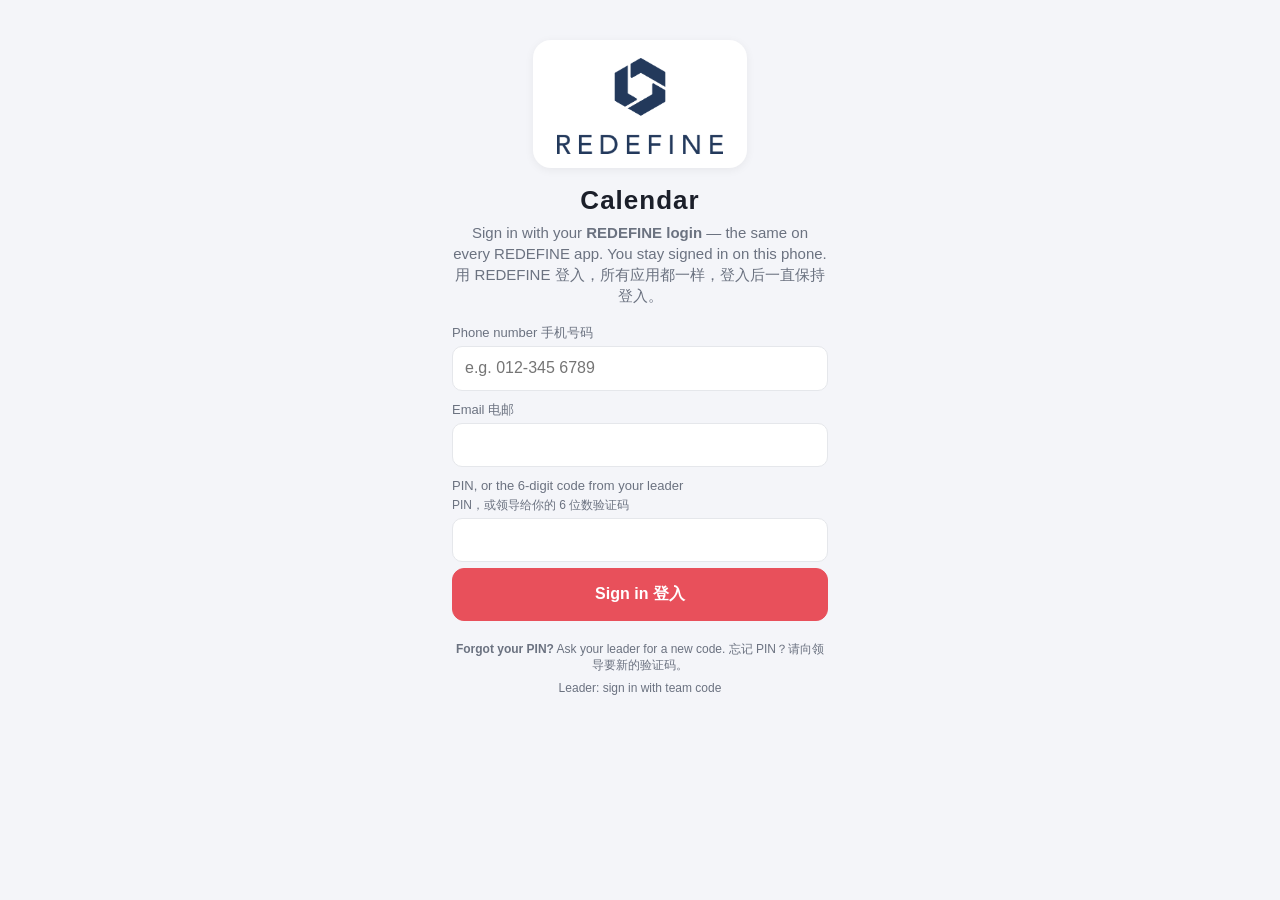
<file: docs/index.html>
<!doctype html>
<html lang="en">
<head>
<meta charset="utf-8">
<meta name="viewport" content="width=device-width, initial-scale=1, viewport-fit=cover">
<title>REDEFINE Calendar</title>
<meta name="description" content="One calendar for the whole REDEFINE team: see everyone's work, keep private things private, and count activities automatically.">
<meta name="theme-color" content="#14213D">
<meta name="apple-mobile-web-app-capable" content="yes">
<meta name="mobile-web-app-capable" content="yes">
<meta name="apple-mobile-web-app-status-bar-style" content="black-translucent">
<meta name="apple-mobile-web-app-title" content="REDEFINE Cal">
<link rel="manifest" href="manifest.webmanifest">
<link rel="icon" href="icons/icon-192.png" type="image/png">
<link rel="apple-touch-icon" href="icons/apple-touch-icon.png">
<style>
  /* shown before anything else loads, so opening the app is never a dark or empty screen */
  html, body { background: #F4F5F9; margin: 0; }
  .boot { position: fixed; inset: 0; display: flex; flex-direction: column; align-items: center; justify-content: center; gap: 14px; font: 600 14px -apple-system, "Segoe UI", Roboto, sans-serif; color: #6B7280; }
  .boot img { width: 168px; height: auto; }
  .boot i { width: 26px; height: 26px; border: 3px solid #E5E7EB; border-top-color: #E8505B; border-radius: 50%; animation: bootspin .8s linear infinite; }
  @keyframes bootspin { to { transform: rotate(360deg); } }
  @media (prefers-color-scheme: dark) { html, body { background: #0F1320; } .boot { color: #9AA3B5; } .boot i { border-color: #2A3148; border-top-color: #E8505B; } }
</style>
<link rel="stylesheet" href="style.css">
</head>
<body>
<div id="scroll"><div id="app"><div class="boot"><img src="icons/redefine-logo.png" alt="REDEFINE"><i></i></div></div></div>
<div id="banner" role="status" aria-live="polite"></div>
<div id="toasts" aria-live="polite"></div>
<div id="modal-root"></div>
<script src="config.js"></script>
<script src="core.js"></script>
<script src="app.js"></script>
</body>
</html>
</file>
<file: docs/style.css>
:root {
  --navy: #14213D; --coral: #E8505B; --bg: #F4F5F9; --card: #FFFFFF; --text: #1B1F2A; --muted: #6B7280; --line: #E5E7EB;
  --soft: #EEF0F5; --green: #10AC84; --gold: #E1A100; --warn: #D97706; --bad: #DC2626;
  --safe-b: env(safe-area-inset-bottom, 0px); --safe-t: env(safe-area-inset-top, 0px);
}
@media (prefers-color-scheme: dark) {
  :root { --bg: #0F1320; --card: #1A2033; --text: #E8EAF0; --muted: #9AA3B5; --line: #2A3148; --soft: #232A40; }
}
* { box-sizing: border-box; }
html, body { margin: 0; background: var(--bg); color: var(--text); font: 15px/1.4 -apple-system, BlinkMacSystemFont, "Segoe UI", Roboto, "Helvetica Neue", Arial, "PingFang SC", "Microsoft YaHei", sans-serif; -webkit-tap-highlight-color: transparent; }
body.locked #scroll { overflow: hidden; }
#app { max-width: 720px; margin: 0 auto; min-height: 100%; padding-bottom: calc(76px + var(--safe-b)); }
/* App frame. iPhone can leave what you SEE (the visual viewport) shifted or shorter than the page's own viewport, after the keyboard,
   reopening the app or coming back from the background. Anything pinned with position:fixed to the page then floats up with a gap
   below and its top is cut off. So the body is the frame: app.js (fitFrame) keeps it exactly on the visible area, and its transform
   makes it the box that every fixed element (bottom bar, + button, sheets, banners) is positioned in. The page never scrolls;
   only #scroll does. */
html { height: 100%; overflow: hidden; overscroll-behavior: none; }
body { position: fixed; left: 0; right: 0; top: var(--frame-top, 0px); height: var(--frame-h, 100%); width: 100%; overflow: hidden; transform: translateZ(0); }
#scroll { position: absolute; inset: 0; overflow-y: auto; overflow-x: hidden; -webkit-overflow-scrolling: touch; overscroll-behavior: contain; }
/* iOS 26 Home Screen app bug (WebKit 301108): the page is laid out one status bar shorter than the screen and anything below
   that line is cut off, even fixed elements. Making the page itself (html) as tall as the screen lets the app draw to the bottom
   edge. Capped by 100lvh so it can never be taller than the screen. html.standalone is set in app.js. */
html.standalone { height: auto; min-height: min(100lvh, calc(100% + env(safe-area-inset-top, 0px))); }
html.kb .tabs, html.kb .fab { display: none; }
html.kb #app { padding-bottom: 16px; }
a { color: inherit; text-decoration: none; }
button { font: inherit; color: inherit; cursor: pointer; }
input, select, textarea { font: inherit; color: var(--text); background: var(--card); border: 1px solid var(--line); border-radius: 10px; padding: 10px 12px; width: 100%; font-size: 16px; }
input:focus, select:focus, textarea:focus { outline: 2px solid var(--coral); border-color: transparent; }
label { display: block; font-size: 13px; color: var(--muted); margin: 10px 0 0; }
label input, label select, label textarea { margin-top: 4px; }
h1, h2, h3, h4 { margin: 0 0 6px; line-height: 1.2; }
h4 { font-size: 15px; }
p { margin: 6px 0; }
.muted { color: var(--muted); } .tiny { font-size: 12px; } .small { font-size: 13px; } .center { text-align: center; }
.ok-t { color: var(--green); font-weight: 600; } .warn-t { color: var(--warn); font-weight: 600; }
.row { display: flex; gap: 8px; flex-wrap: wrap; align-items: center; margin-top: 10px; } .row.end { justify-content: flex-end; } .row.between { justify-content: space-between; margin: 0; }
.grow { flex: 1; min-width: 0; }
main { padding: 12px 14px; }

/* buttons */
.btn { border: 1px solid var(--line); background: var(--card); border-radius: 12px; padding: 10px 16px; font-weight: 600; display: inline-flex; align-items: center; justify-content: center; gap: 6px; min-height: 42px; }
.btn.primary { background: var(--coral); border-color: var(--coral); color: #fff; }
.btn.danger { background: var(--bad); border-color: var(--bad); color: #fff; }
.btn.danger.ghost { background: transparent; color: var(--bad); border-color: var(--line); }
.btn.ghost { background: transparent; }
.btn.big { width: 100%; padding: 14px; font-size: 16px; }
.btn.tiny { min-height: 32px; padding: 5px 10px; font-size: 13px; border-radius: 9px; }
.btn:disabled { opacity: .5; }
.link { background: none; border: 0; color: var(--coral); padding: 2px 4px; font-weight: 600; } .link.danger { color: var(--bad); }
.icon-btn { background: none; border: 0; font-size: 20px; width: 40px; height: 40px; display: inline-flex; align-items: center; justify-content: center; border-radius: 10px; color: #fff; }
.file input { display: none; }
.file { margin-top: 8px; }

/* header + tabs */
.top { position: sticky; top: 0; z-index: 20; background: var(--navy); color: #fff; display: flex; align-items: center; gap: 8px; padding: calc(8px + var(--safe-t)) 12px 8px; min-height: 52px; }
.top h2 { font-size: 17px; margin: 0; flex: 1; white-space: nowrap; overflow: hidden; text-overflow: ellipsis; }
.top .back { font-size: 32px; line-height: 1; width: 32px; color: #fff; }
.brand { display: inline-flex; }
.sample { background: #FFF4D6; color: #6B4E00; text-align: center; font-size: 12px; padding: 4px; font-weight: 600; }
.offline { background: var(--warn); color: #fff; text-align: center; font-size: 13px; padding: 5px; }
.tabs { position: fixed; bottom: 0; left: 0; right: 0; z-index: 30; display: flex; background: color-mix(in srgb, var(--card) 94%, transparent); -webkit-backdrop-filter: blur(12px); backdrop-filter: blur(12px); border-top: 1px solid var(--line); padding-bottom: var(--safe-b); max-width: 720px; margin: 0 auto; }
.tabs a { flex: 1; text-align: center; padding: 6px 0 4px; font-size: 10px; letter-spacing: .1px; color: var(--muted); }
.tabs a.on { color: var(--coral); font-weight: 700; }
.tabs .ti { display: block; position: relative; width: 26px; height: 24px; margin: 0 auto 1px; }
.tabs .ti svg { width: 24px; height: 24px; fill: none; stroke: currentColor; stroke-width: 1.7; stroke-linecap: round; stroke-linejoin: round; }
.tabs a.on .ti svg { stroke-width: 2.1; }
.tabs .badge { top: -3px; right: -9px; font-size: 9px; min-width: 15px; line-height: 13px; padding: 1px 4px; }
.badge { position: absolute; top: -4px; right: -12px; background: var(--coral); color: #fff; font-style: normal; font-size: 10px; font-weight: 700; border-radius: 10px; padding: 1px 5px; min-width: 18px; line-height: 15px; }
.fab { position: fixed; right: max(16px, calc(50vw - 344px)); bottom: calc(78px + var(--safe-b)); z-index: 25; width: 58px; height: 58px; border-radius: 50%; border: 0; background: var(--coral); color: #fff; font-size: 32px; box-shadow: 0 6px 18px rgba(232, 80, 91, .45); }

/* avatars + pills */
.av { display: inline-flex; align-items: center; justify-content: center; width: 26px; height: 26px; border-radius: 50%; color: #fff; font-size: 11px; font-weight: 700; flex: none; vertical-align: middle; overflow: hidden; }
.av-xs { width: 18px; height: 18px; font-size: 8px; } .av-sm { width: 24px; height: 24px; font-size: 10px; } .av-md { width: 44px; height: 44px; font-size: 15px; } .av-lg { width: 60px; height: 60px; font-size: 22px; }
.pill { display: inline-block; font-size: 11px; font-weight: 600; padding: 1px 7px; border-radius: 20px; margin: 3px 4px 0 0; }
.pill.grey { background: var(--soft); color: var(--muted); } .pill.green { background: #D1FAE5; color: #065F46; } .pill.gold { background: #FEF3C7; color: #92400E; } .pill.warn { background: #FFEDD5; color: #9A3412; }

/* calendar */
.seg { display: flex; background: var(--soft); border-radius: 12px; padding: 3px; margin-bottom: 10px; }
.seg button { flex: 1; border: 0; background: none; padding: 8px 4px; border-radius: 9px; font-size: 13px; font-weight: 600; color: var(--muted); }
.seg button.on { background: var(--card); color: var(--text); box-shadow: 0 1px 3px rgba(0, 0, 0, .1); }
.chips { display: flex; gap: 6px; overflow-x: auto; padding-bottom: 6px; margin: 0 -14px 6px; padding-left: 14px; padding-right: 14px; scrollbar-width: none; }
.chips::-webkit-scrollbar { display: none; }
.chip { flex: none; border: 1px solid var(--line); background: var(--card); border-radius: 20px; padding: 5px 11px 5px 7px; font-size: 13px; display: inline-flex; align-items: center; gap: 5px; }
.chip i { width: 10px; height: 10px; border-radius: 50%; }
.chip.on { background: var(--navy); color: #fff; border-color: var(--navy); }
.confirm-bar { display: flex; align-items: center; gap: 6px; background: #FFF7E6; color: #7C4A00; border: 1px solid #FCD9A0; border-radius: 12px; padding: 10px 12px; font-size: 14px; margin: 4px 0 10px; }
.confirm-bar span { margin-left: auto; font-size: 20px; }
.monthnav { display: flex; align-items: center; gap: 6px; margin: 4px 0 8px; }
.monthnav b { font-size: 18px; flex: 1; text-align: center; }
.nav { border: 0; background: var(--soft); width: 38px; height: 38px; border-radius: 10px; font-size: 22px; }
.grid { background: var(--card); border-radius: 14px; overflow: hidden; border: 1px solid var(--line); }
.gh, .gw { display: grid; grid-template-columns: repeat(7, minmax(0, 1fr)); }
.gh span { text-align: center; font-size: 11px; color: var(--muted); padding: 5px 0; font-weight: 600; }
.gd { border: 0; border-top: 1px solid var(--line); border-left: 1px solid var(--line); background: none; min-height: 74px; padding: 2px 1px 3px; text-align: left; display: flex; flex-direction: column; gap: 1px; overflow: hidden; }
.gw .gd:first-child { border-left: 0; }
.gd.dim { opacity: .4; }
.gd .dn { font-size: 12px; font-weight: 600; padding: 1px 4px; align-self: flex-start; border-radius: 10px; }
.gd.today .dn { background: var(--coral); color: #fff; }
.gd.sel { background: rgba(232, 80, 91, .08); box-shadow: inset 0 0 0 2px var(--coral); }
.bar { display: block; font-size: 9.5px; line-height: 13px; padding: 0 3px; border-radius: 3px; background: var(--c); color: #fff; white-space: nowrap; overflow: hidden; text-overflow: clip; }
.bar.busy { background: repeating-linear-gradient(135deg, #9CA3AF 0 4px, #B6BCC6 4px 8px); }
.bar.x { opacity: .45; text-decoration: line-through; }
.more { font-size: 9.5px; color: var(--muted); padding-left: 3px; }
.agenda { margin-top: 14px; }
.agenda h3 { font-size: 14px; color: var(--muted); font-weight: 700; margin: 0 0 6px; }
.empty { color: var(--muted); text-align: center; padding: 18px 0; } .empty.small { padding: 6px 0; text-align: left; }
.ev { display: flex; gap: 10px; align-items: flex-start; background: var(--card); border-radius: 12px; padding: 10px 12px; margin-bottom: 7px; border-left: 5px solid var(--c); }
.ev.busy { border-left-color: #9CA3AF; background: repeating-linear-gradient(135deg, var(--card) 0 10px, var(--soft) 10px 20px); }
.ev.x { opacity: .55; }
.ev .et { width: 74px; flex: none; font-size: 12px; color: var(--muted); font-weight: 600; }
.ev .eb { flex: 1; min-width: 0; }
.ev .eb b { display: block; font-size: 15px; overflow-wrap: anywhere; }
.ev .eb small { color: var(--muted); font-size: 12px; display: flex; align-items: center; gap: 4px; flex-wrap: wrap; }
.ev .with { display: flex; align-items: center; } .ev .with .av { margin-left: -5px; border: 2px solid var(--card); }

/* team day */
.freenow { background: var(--card); border-radius: 12px; padding: 9px 12px; margin: 0 0 8px; font-size: 14px; }
.team { background: var(--card); border-radius: 14px; border: 1px solid var(--line); overflow: hidden; }
.tr { display: flex; border-top: 1px solid var(--line); min-height: 44px; }
.tr.th { border-top: 0; min-height: 22px; }
.tn { width: 74px; flex: none; display: flex; align-items: center; gap: 4px; padding: 0 6px; font-size: 12px; font-weight: 600; border-right: 1px solid var(--line); overflow: hidden; white-space: nowrap; }
.tl { position: relative; flex: 1; background-image: repeating-linear-gradient(90deg, transparent 0, transparent calc(12.5% - 1px), var(--line) calc(12.5% - 1px), var(--line) 12.5%); }
.tl.hours { background: none; }
.tl.hours span { position: absolute; top: 3px; font-size: 10px; color: var(--muted); transform: translateX(-2px); }
.rows { position: relative; }
.rows { --nw: 74px; }
.rows .now { position: absolute; top: 0; bottom: 0; width: 2px; background: var(--coral); pointer-events: none; }
.blk { position: absolute; top: 6px; bottom: 6px; background: var(--c); color: #fff; font-size: 10px; line-height: 1.2; border-radius: 5px; padding: 2px 3px; overflow: hidden; white-space: nowrap; box-shadow: 0 0 0 1px var(--card); }
.blk.busy { background: repeating-linear-gradient(135deg, #9CA3AF 0 4px, #B6BCC6 4px 8px); color: #1F2937; }
.allday { position: absolute; left: 2px; right: 2px; top: 1px; font-size: 9px; color: var(--muted); white-space: nowrap; overflow: hidden; }

/* cards */
.card { background: var(--card); border-radius: 14px; padding: 14px; margin-bottom: 12px; box-shadow: 0 1px 2px rgba(0, 0, 0, .04); }
.evhead { border-top: 6px solid var(--c); }
.evhead h2 { font-size: 20px; overflow-wrap: anywhere; }
.notes { white-space: pre-wrap; background: var(--soft); border-radius: 10px; padding: 8px 10px; }
.outs { display: flex; gap: 6px; flex-wrap: wrap; margin-top: 6px; }
.out { flex: 1; min-width: 90px; border: 2px solid var(--green); color: var(--green); background: transparent; border-radius: 12px; padding: 10px 6px; font-weight: 700; }
.out.gold { border-color: var(--gold); color: var(--gold); } .out.grey { border-color: var(--line); color: var(--muted); }
.out.on { background: var(--green); color: #fff; } .out.gold.on { background: var(--gold); color: #fff; } .out.grey.on { background: var(--muted); color: #fff; border-color: var(--muted); }
.result { font-weight: 700; }
.cheers { display: flex; align-items: center; gap: 8px; margin: 6px 0 12px; }
.cheer { border: 1px solid var(--line); background: var(--card); border-radius: 20px; padding: 7px 14px; font-weight: 700; }
.cheer.on { background: #FEF3C7; border-color: var(--gold); }
.cheers .muted { flex: 1; }
.comments h4 { margin-top: 6px; }
.cmt { display: flex; gap: 8px; margin: 8px 0; } .cmt p { margin: 2px 0; overflow-wrap: anywhere; }
.composer { display: flex; gap: 8px; margin-top: 8px; }
.composer input { flex: 1; border-radius: 22px; }
.composer .btn { border-radius: 22px; }
.composer.fixed { position: fixed; left: 0; right: 0; bottom: 0; z-index: 30; background: var(--card); border-top: 1px solid var(--line); padding: 8px 10px calc(8px + var(--safe-b)); margin: 0 auto; max-width: 720px; }
.cf { border-left: 5px solid var(--c); } .cf small { display: block; }

/* chat */
.thread { display: flex; gap: 10px; align-items: center; padding: 10px 4px; border-bottom: 1px solid var(--line); }
.thread .tb { flex: 1; min-width: 0; } .thread .tb b { display: block; } .thread .tb small { display: block; color: var(--muted); white-space: nowrap; overflow: hidden; text-overflow: ellipsis; }
.thread .tm { font-size: 11px; color: var(--muted); text-align: right; position: relative; min-width: 40px; }
.thread .tm .badge { position: static; display: inline-block; margin-top: 4px; }
.thread.small { padding: 8px 0; }
.sub { margin: 16px 0 4px; color: var(--muted); font-size: 13px; }
.thread-view { padding-bottom: 80px; }
.msgs { display: flex; flex-direction: column; gap: 5px; }
.msg { max-width: 80%; background: var(--card); border-radius: 4px 14px 14px 14px; padding: 6px 10px 4px; align-self: flex-start; box-shadow: 0 1px 1px rgba(0, 0, 0, .06); user-select: none; -webkit-user-select: none; }
.msg.mine { align-self: flex-end; background: #DCF8C6; color: #111; border-radius: 14px 4px 14px 14px; }
.msg b { font-size: 12px; } .msg p { margin: 1px 0; white-space: pre-wrap; overflow-wrap: anywhere; } .msg small { display: block; text-align: right; font-size: 10px; opacity: .6; }
.daysep { align-self: center; font-size: 11px; background: var(--soft); color: var(--muted); padding: 2px 10px; border-radius: 10px; margin: 8px 0 2px; }
.win { align-self: center; background: #FEF3C7; color: #92400E; font-weight: 700; font-size: 13px; padding: 5px 12px; border-radius: 14px; }

/* stats */
.funnel .fr { display: flex; align-items: center; gap: 8px; margin: 5px 0; }
.fl { width: 96px; font-size: 13px; } .fl b { color: var(--coral); }
.fb { flex: 1; height: 14px; background: var(--soft); border-radius: 7px; overflow: hidden; } .fb i { display: block; height: 100%; background: linear-gradient(90deg, var(--coral), #F28B82); border-radius: 7px; }
.fv { width: 34px; text-align: right; }
.kpis { display: grid; grid-template-columns: repeat(4, 1fr); gap: 6px; margin-top: 12px; }
.kpi, .mae div { background: var(--soft); border-radius: 10px; padding: 7px 4px; text-align: center; }
.kpi small, .mae small { display: block; font-size: 11px; color: var(--muted); font-weight: 700; } .kpi b, .mae b { display: block; font-size: 18px; } .kpi span, .mae span { font-size: 10px; color: var(--muted); }
.mae { display: grid; grid-template-columns: repeat(3, 1fr); gap: 6px; margin-top: 6px; }
.mae div { background: #E8EEFB; } @media (prefers-color-scheme: dark) { .mae div { background: #22305A; } }
.anp { font-size: 15px; margin-top: 10px; } .others { font-size: 13px; color: var(--muted); }
.tablewrap { overflow-x: auto; margin: 0 -14px; padding: 0 14px; }
.board { border-collapse: collapse; width: 100%; font-size: 13px; white-space: nowrap; }
.board th, .board td { padding: 6px 5px; text-align: center; border-bottom: 1px solid var(--line); }
.board th { font-size: 11px; color: var(--muted); } .board .l { text-align: left; }
.board tr.you td { background: rgba(232, 80, 91, .08); font-weight: 700; }
.board tr.tot td { font-weight: 700; border-top: 2px solid var(--text); }

/* me */
.who { display: flex; gap: 12px; align-items: center; }
.colors { display: flex; flex-wrap: wrap; gap: 8px; }
.col { width: 32px; height: 32px; border-radius: 50%; border: 3px solid transparent; }
.col.on { border-color: var(--text); }
.steps { padding-left: 18px; } .steps li { margin: 8px 0; }
.kbd { border: 1px solid var(--line); border-radius: 5px; padding: 0 5px; }
.mrow { display: flex; align-items: center; gap: 10px; flex-wrap: wrap; } .mrow small { display: block; margin-top: 2px; } .mrow.off { opacity: .55; }
.mrow .grow { flex: 1; min-width: 0; } .mrow .grow b { display: block; overflow-wrap: anywhere; }
.mbtns { flex-basis: 100%; display: flex; flex-wrap: wrap; gap: 8px; padding-top: 8px; border-top: 1px solid var(--line); }
.mbtns .btn { flex: 1 1 auto; min-height: 38px; }

/* import */
.import .imp { display: flex; gap: 8px; background: var(--card); border-radius: 12px; padding: 10px; margin-bottom: 8px; border: 2px solid transparent; opacity: .7; }
.import .imp.on { opacity: 1; border-color: var(--green); }
.import .imp.bad { border-color: var(--bad); opacity: 1; }
.tick input { width: 22px; height: 22px; margin-top: 8px; }
.it { font-weight: 600; padding: 7px 9px; }
.irow { display: flex; gap: 6px; margin-top: 6px; align-items: center; flex-wrap: wrap; }
.irow input[type=date] { width: 150px; padding: 7px; } .irow input[type=time] { width: 104px; padding: 7px; } .irow select { flex: 1; padding: 7px; min-width: 150px; }
.vis-t { border: 1px solid var(--line); background: var(--soft); border-radius: 10px; padding: 7px 10px; font-size: 13px; }
.probs { display: block; color: var(--bad); font-size: 12px; margin-top: 4px; font-weight: 600; }
.note { background: var(--soft); border-radius: 10px; padding: 8px 10px; font-size: 13px; margin: 8px 0; }
.sticky-actions { position: sticky; bottom: calc(10px + var(--safe-b)); margin-top: 12px; }
.import .sticky-actions .btn { box-shadow: 0 6px 18px rgba(0, 0, 0, .18); }
.spinner { width: 36px; height: 36px; border: 4px solid var(--soft); border-top-color: var(--coral); border-radius: 50%; animation: spin 1s linear infinite; margin: 16px auto; }
@keyframes spin { to { transform: rotate(360deg); } }

/* sign in */
.signin { max-width: 420px; margin: 0 auto; padding: calc(40px + var(--safe-t)) 22px 30px; text-align: center; }
.signin form { text-align: left; margin: 18px 0 10px; } .signin .btn { margin-top: 16px; }
.signin h1 { margin-top: 10px; font-size: 26px; }
.sample-note { background: #FFF4D6; color: #6B4E00; border-radius: 10px; padding: 8px; font-size: 13px; }

/* modal sheet */
#modal-root { display: none; } #modal-root.open { display: block; }
.scrim { position: fixed; inset: 0; background: rgba(10, 14, 25, .5); z-index: 50; }
.sheet { position: fixed; left: 0; right: 0; bottom: 0; z-index: 51; background: var(--bg); border-radius: 18px 18px 0 0; padding: 16px 16px calc(16px + var(--safe-b)); max-height: calc(100% - var(--safe-t) - 10px); overflow-y: auto; overscroll-behavior: contain; max-width: 720px; margin: 0 auto; animation: up .2s ease-out; }
@keyframes up { from { transform: translateY(40px); opacity: 0; } }
/* the title row with ✕ always stays at the top of a sheet, even when its content scrolls */
.sheet > .row.between:first-child, .sheet > form > .row.between:first-child { position: sticky; top: -16px; z-index: 3; background: var(--bg); margin: -16px -16px 8px; padding: 16px 16px 8px; border-radius: 18px 18px 0 0; }
.sheet h3 { font-size: 18px; } .sheet .icon-btn { color: var(--text); }
.title-in { font-size: 18px; font-weight: 600; margin-top: 8px; }
.detect { min-height: 16px; color: var(--green) !important; }
.types { display: flex; flex-wrap: wrap; gap: 6px; margin: 6px 0; }
.tp { border: 1px solid var(--line); background: var(--card); border-radius: 18px; padding: 6px 10px; font-size: 13px; }
.tp.on { background: var(--navy); color: #fff; border-color: var(--navy); }
.shake { animation: shake .3s; } @keyframes shake { 25% { transform: translateX(-6px); } 75% { transform: translateX(6px); } }
.switch { display: flex; align-items: center; gap: 8px; color: var(--text); font-size: 15px; } .switch input { width: 20px; height: 20px; margin: 0; }
.two { display: grid; grid-template-columns: 1fr 1fr; gap: 0 8px; } .two label:first-child { grid-column: 1 / -1; }
[hidden] { display: none !important; }
.lbl { font-size: 13px; color: var(--muted); margin-top: 12px; }
.vis { display: flex; gap: 8px; margin-top: 4px; }
.vb, .jkb { flex: 1; border: 2px solid var(--line); background: var(--card); border-radius: 12px; padding: 10px; font-weight: 700; }
.vb.on, .jkb.on { border-color: var(--coral); background: rgba(232, 80, 91, .08); }
.withpick { display: flex; flex-wrap: wrap; gap: 6px; margin-top: 4px; }
.wp { border: 1px solid var(--line); background: var(--card); border-radius: 18px; padding: 4px 10px 4px 4px; font-size: 13px; display: inline-flex; align-items: center; gap: 5px; }
.wp.on { background: var(--navy); color: #fff; border-color: var(--navy); }
.editor .sticky-actions { background: var(--bg); padding-top: 8px; bottom: 0; }

/* toasts + WhatsApp-style banner */
#toasts { position: fixed; left: 0; right: 0; bottom: calc(90px + var(--safe-b)); z-index: 60; display: flex; flex-direction: column; align-items: center; gap: 6px; pointer-events: none; }
.toast { background: #1F2937; color: #fff; padding: 10px 16px; border-radius: 12px; font-size: 14px; max-width: 90%; box-shadow: 0 6px 18px rgba(0, 0, 0, .25); transition: opacity .4s; }
.toast.good { background: #065F46; } .toast.bad { background: #991B1B; } .toast.out { opacity: 0; }
#banner { position: fixed; top: calc(6px + var(--safe-t)); left: 8px; right: 8px; z-index: 70; max-width: 520px; margin: 0 auto; transform: translateY(calc(-100% - 20px - var(--safe-t))); opacity: 0; visibility: hidden; pointer-events: none; transition: transform .3s ease, opacity .3s ease, visibility 0s linear .3s; cursor: pointer; }
#banner.show { transform: none; opacity: 1; visibility: visible; pointer-events: auto; transition: transform .3s ease, opacity .2s ease; }
.bn { display: flex; gap: 10px; align-items: center; background: rgba(255, 255, 255, .97); color: #111; border-radius: 16px; padding: 10px 12px; box-shadow: 0 10px 30px rgba(0, 0, 0, .25); }
.bn .av { width: 38px; height: 38px; font-size: 14px; }
.bn-t { min-width: 0; } .bn-t b { display: block; font-size: 14px; } .bn-t span { display: block; font-size: 13px; color: #444; white-space: nowrap; overflow: hidden; text-overflow: ellipsis; }
@media (min-width: 560px) { .gd { min-height: 92px; } .bar { font-size: 11px; line-height: 15px; } .tn { width: 110px; } .rows { --nw: 110px; } }
.pill.navy { background: #E3E8F4; color: #14213D; }
@media (prefers-color-scheme: dark) { .pill.navy { background: #22305A; color: #DDE4F5; } }
.thread.new .tb b { color: var(--coral); }
.dot { display: block; width: 9px; height: 9px; border-radius: 50%; background: var(--coral); margin: 5px 0 0 auto; }

.case { background: var(--card); border-radius: 12px; padding: 10px 12px; margin-bottom: 8px; }
.modes { display: grid; grid-template-columns: repeat(4, 1fr); gap: 6px; margin-top: 4px; }
.md { border: 2px solid var(--line); background: var(--card); border-radius: 10px; padding: 6px 2px; font-weight: 800; font-size: 15px; }
.md small { display: block; font-size: 9.5px; font-weight: 600; color: var(--muted); }
.md.on { border-color: var(--gold); background: #FEF3C7; color: #92400E; }
.sumline { font-size: 15px; margin: 8px 0 2px; }
.cases { width: 100%; border-collapse: collapse; font-size: 13px; margin: 8px 0 2px; }
.cases th, .cases td { padding: 5px 4px; border-bottom: 1px solid var(--line); text-align: center; } .cases .l { text-align: left; } .cases th { font-size: 11px; color: var(--muted); }
.teamtot { display: grid; grid-template-columns: repeat(4, 1fr); gap: 6px; margin: 8px 0 4px; }
.teamtot .kpi { background: #FDECEE; } .teamtot .kpi b { font-size: 15px; }
@media (prefers-color-scheme: dark) { .teamtot .kpi { background: #3A2530; } }
.board .sum { font-weight: 800; background: rgba(20, 33, 61, .05); }

.closelist { white-space: pre-wrap; font: 14px/1.5 -apple-system, BlinkMacSystemFont, "Segoe UI", Roboto, sans-serif; background: var(--soft); border-radius: 10px; padding: 10px 12px; margin: 8px 0 0; overflow-wrap: anywhere; }
.board .anpc { font-weight: 700; }
@media (max-width: 480px) { .board { font-size: 12px; } .board th, .board td { padding: 6px 3px; } .board .av-xs { display: none; } .tablewrap { margin: 0 -10px; padding: 0 10px; } }

.attend .alist { margin-top: 8px; display: flex; flex-wrap: wrap; gap: 4px 8px; align-items: center; font-size: 13px; }
.attend .alist b { width: 100%; font-size: 13px; }
.attend .who { display: inline-flex; align-items: center; gap: 3px; background: var(--soft); border-radius: 12px; padding: 2px 8px 2px 2px; }

.ask { background: #FFF4D6; border-radius: 10px; padding: 8px 10px; margin-bottom: 8px; }
#ptn { flex: 1; min-width: 160px; }

/* invitation not answered yet: faded */
.bar.pend { opacity: .4; }
.ev.pend { opacity: .55; border-left-style: dashed; }
.blk.pend { opacity: .75; outline: 2px dashed var(--c); outline-offset: 1px; }
.confirm-bar.invite { background: #EEF2FF; color: #1E3A8A; border-color: #C7D2FE; }

.chip .ctool { margin-left: 6px; padding: 0 4px; border-radius: 8px; font-size: 13px; line-height: 18px; background: rgba(0,0,0,.08); }
.chip.on .ctool { background: rgba(255,255,255,.22); }

.wp:disabled { opacity: 1; cursor: default; }

/* whole-team events: black with the white REDEFINE logo */
.tlogo { height: 1em; width: auto; vertical-align: -0.12em; margin-right: 4px; }
.bar.team { background: #000; color: #fff; }
.bar.team .tlogo { height: 9px; margin-right: 2px; vertical-align: -1px; }
.ev.team { background: #000; color: #fff; border-left-color: #000; }
.ev.team .eb small, .ev.team .et { color: #C9CDD6; }
.ev.team .pill.navy { background: #2A2A2A; color: #fff; }
.blk.team { background: #000; color: #fff; }
.blk.team .tlogo { height: 10px; margin: 0 2px; }
.evhead.team { background: #000; color: #fff; border-top-color: #000; }
.evhead.team .muted, .evhead.team p { color: #E5E7EB; }
.evhead.team .tlogo { height: .95em; margin-right: 8px; }

/* Team day: all-day events as strips across the row; timed blocks move below them */
.adstrip { position: absolute; left: 2px; right: 2px; height: 13px; background: var(--c); color: #fff; font-size: 10px; line-height: 13px; border-radius: 4px; padding: 0 4px; white-space: nowrap; overflow: hidden; z-index: 1; }
.adstrip.busy { background: repeating-linear-gradient(135deg, #9CA3AF 0 4px, #B6BCC6 4px 8px); color: #1F2937; }
.adstrip.team { background: #000; color: #fff; }
.adstrip.team .tlogo { height: 9px; margin: 0 3px 0 1px; vertical-align: -1px; }
.adstrip.pend { opacity: .75; outline: 2px dashed var(--c); }
.admore { position: absolute; right: 4px; top: 31px; font-size: 9px; color: var(--muted); }
.tr.ad1 { min-height: 58px; } .tr.ad1 .blk { top: 19px; }
.tr.ad2 { min-height: 72px; } .tr.ad2 .blk { top: 34px; }

/* team events not answered Going yet: light */
.bar.team.pend, .blk.team.pend, .adstrip.team.pend { opacity: .38; outline: none; }
.ev.team.pend { opacity: .5; }
/* notes box: always readable - light box needs dark text, also inside the black team card */
.notes { color: var(--text); }
.evhead.team .notes, .evhead.team p.notes { background: #F3F4F6; color: #111827; font-weight: 500; }
@media (prefers-color-scheme: dark) { .evhead.team .notes, .evhead.team p.notes { background: #1F2937; color: #F9FAFB; } }

/* upcoming team events */
.confirm-bar.team-bar { background: #000; color: #fff; border-color: #000; }
.confirm-bar.team-bar .tlogo { height: 16px; margin-right: 2px; }
.confirm-bar.team-bar .ans { color: #FCD34D; }
.tev { padding: 0; overflow: hidden; }
.tev-head { display: block; background: #000; color: #fff; padding: 12px 14px; }
.tev-head b { font-size: 16px; } .tev-head .tlogo { height: 15px; margin-right: 6px; vertical-align: -2px; }
.tev-head small { display: block; color: #D1D5DB; font-size: 12px; margin-top: 3px; }
.tev .outs, .tev p { margin: 10px 12px; }

.btn.wa { background: #25D366; border-color: #25D366; color: #fff; width: 100%; margin-top: 8px; }

/* Agenda view */
.ag { background: var(--card); border-radius: 14px; border: 1px solid var(--line); overflow: hidden; }
.ag-day { display: flex; border-top: 1px solid var(--line); min-height: 52px; }
.ag-day:first-child { border-top: 0; }
.ag-day.today { background: var(--soft); }
.ag-date { width: 74px; flex: none; border: 0; background: none; text-align: center; padding: 6px 0; }
.ag-date b { display: block; font-size: 26px; line-height: 1.05; font-weight: 700; }
.ag-date small { font-size: 11px; color: var(--muted); }
.ag-day.sun .ag-date b, .ag-day.sun .ag-date small { color: var(--coral); }
.ag-day.today .ag-date b { color: var(--coral); }
.ag-evs { flex: 1; min-width: 0; padding: 7px 10px 7px 0; display: flex; flex-direction: column; justify-content: center; }
.ag-ev { display: flex; gap: 10px; align-items: baseline; font-size: 14px; line-height: 1.55; }
.ag-t { width: 64px; flex: none; font-size: 12px; font-weight: 700; white-space: nowrap; }
.ag-ti { flex: 1; min-width: 0; overflow: hidden; white-space: nowrap; text-overflow: ellipsis; }
.ag-ev.pend { opacity: .45; } .ag-ev.x .ag-ti { text-decoration: line-through; opacity: .6; }
.ag-ev.busy .ag-ti { color: var(--muted); }
.ag-ev.team .ag-ti { background: #000; color: #fff; border-radius: 5px; padding: 0 6px; flex: 0 1 auto; }
.ag-ev.team .tlogo { height: 11px; margin-right: 4px; vertical-align: -1px; }

/* REDEFINE logo */
.brand-logo { height: 24px; width: auto; display: block; }
.signin .logo { background: #fff; border-radius: 18px; padding: 18px 24px 14px; display: inline-block; box-shadow: 0 2px 10px rgba(0,0,0,.06); }
.signin-logo { height: 96px; width: auto; display: block; }
.signin h1 { margin-top: 12px; letter-spacing: 1px; }

/* ===== Release 1 (enhancement PDF) ===== */
/* 6: view tabs, chips, month and countdown stay on top while scrolling */
.calhead { position: sticky; top: 0; z-index: 22; background: var(--bg); box-shadow: 0 4px 10px -8px rgba(0,0,0,.25); }
.calhead .top { position: static; }
.calhead-in { padding: 8px 14px 6px; }
.calhead-in .seg { margin-bottom: 6px; }
.calhead-in .chips { margin: 0 -14px 4px; }
.calhead-in .monthnav { margin: 2px 0 2px; }
main.cal { padding-top: 6px; }
.countdown { font-size: 12px; color: var(--muted); text-align: center; padding: 2px 0 4px; }
.countdown b { color: var(--coral); font-size: 13px; }
.legend { display: flex; flex-wrap: wrap; gap: 4px 12px; justify-content: center; font-size: 11px; color: var(--muted); margin: 10px 0 4px; }
.legend i { display: inline-block; width: 10px; height: 10px; border-radius: 3px; margin-right: 4px; vertical-align: -1px; }
.hint { text-align: center; margin: 8px 0 0; }
.photo-bar { background: #EEF2FF; color: #1E3A8A; border-color: #C7D2FE; }

/* 19: colours by activity; yellow events use dark text */
.bar, .blk, .adstrip { color: var(--fg, #fff); }
.bar.busy, .blk.busy { color: #1F2937; }
.bar.team, .blk.team, .adstrip.team { color: #fff; }

/* 19: portraits */
img.av { object-fit: cover; background: var(--soft); padding: 0; }
.av-xxs { width: 12px; height: 12px; font-size: 6px; margin-right: 2px; vertical-align: -2px; border: 1px solid rgba(255,255,255,.7); }
.av-xl { width: 96px; height: 96px; font-size: 32px; display: block; margin: 6px auto 10px; }
.who-photo { text-align: center; }

/* 8: month boxes - the chosen day scrolls inside; tap again opens the day */
.gd { cursor: pointer; position: relative; user-select: none; -webkit-user-select: none; }
.gd .dn { display: flex; align-items: baseline; gap: 3px; flex-wrap: wrap; }
.gd-evs { display: flex; flex-direction: column; gap: 1px; max-height: 44px; overflow: hidden; }
.gd.sel .gd-evs { overflow-y: auto; -webkit-overflow-scrolling: touch; overscroll-behavior: contain; max-height: 44px; }
.gd .more { position: absolute; right: 3px; bottom: 1px; background: var(--card); padding: 0 2px; border-radius: 3px; }
.gd.sel .more { display: none; }
.lun { font-style: normal; font-size: 9px; font-weight: 700; color: #D93025; white-space: nowrap; }
.ag-date .lun { display: block; font-size: 10px; }
.lun-t { color: #D93025; }

/* 9: big Edit button */
.edit-top { border: 2px solid #fff; background: rgba(255,255,255,.12); color: #fff; font-weight: 800; font-size: 15px; border-radius: 12px; padding: 7px 14px; }

/* 14: date and time big and clear (and never wider than the screen) */
.two.dt { gap: 0 10px; }
.two > label { min-width: 0; }
.big-l > span { display: block; font-size: 15px; font-weight: 800; color: var(--text); margin: 12px 0 4px; }
.big-in { font-size: 19px !important; font-weight: 700; padding: 12px 10px; min-width: 0; width: 100%; max-width: 100%; display: block; -webkit-appearance: none; appearance: none; text-align: left; min-height: 50px; }

/* 3: laptop / PC / iPad - use the whole screen */
@media (min-width: 760px) {
  #app { max-width: 1400px; }
  .tabs { max-width: 1400px; }
  .composer.fixed { max-width: 1400px; }
  main { padding: 16px 28px; }
  .calhead-in { padding: 10px 28px 8px; }
  .calhead-in .chips { margin: 0 -28px 4px; padding-left: 28px; padding-right: 28px; }
  .fab { right: max(28px, calc(50vw - 672px)); width: 64px; height: 64px; }
  .gd { min-height: 128px; padding: 4px 4px 6px; }
  .gd .dn { font-size: 14px; }
  .gd-evs, .gd.sel .gd-evs { max-height: 104px; gap: 2px; }
  .bar { font-size: 12px; line-height: 18px; padding: 0 5px; border-radius: 4px; }
  .lun { font-size: 11px; }
  .av-xxs { width: 14px; height: 14px; }
  .tn { width: 150px; font-size: 14px; }
  .rows { --nw: 150px; }
  .tr { min-height: 56px; }
  .blk { font-size: 12px; }
  .ag-day { min-height: 60px; }
  .ag-date { width: 110px; } .ag-date b { font-size: 30px; }
  .ag-ev { font-size: 15px; } .ag-t { width: 80px; font-size: 13px; }
  main.stats { display: grid; grid-template-columns: 1fr 1fr; gap: 0 18px; align-items: start; }
  main.stats > .seg { grid-column: 1 / -1; }
  main.stats > .card:nth-of-type(2) { grid-column: 1 / -1; }
  .sheet { max-width: 720px; border-radius: 18px; bottom: 50%; transform: translateY(50%); }
  @keyframes up { from { opacity: 0; } }
  .board { font-size: 14px; }
}
@media (min-width: 1200px) { .gd { min-height: 150px; } .gd-evs, .gd.sel .gd-evs { max-height: 126px; } }

.gd-evs > .bar { flex: none; }

/* ---------- Release 2: holidays, birthdays, to-do, goals, report, tour ---------- */
.gd .dn.ph { color: #E5484D; }
.gd.school { background: rgba(59, 130, 246, .07); }
.hol { display: block; font-size: 9px; line-height: 1.2; color: #B45309; white-space: nowrap; overflow: hidden; text-overflow: ellipsis; padding: 0 2px; }
.hol.ph { color: #E5484D; font-weight: 700; }
.ag-hol { display: block; font-size: 12px; color: #B45309; padding: 2px 0; }
.ag-hol.ph { color: #E5484D; font-weight: 700; }
.ag-hol.sch { color: #3B82F6; }
.day-hols:empty { display: none; } .day-hols { margin: 4px 0 8px; }
.legend .ph-dot { color: #E5484D; margin-right: 4px; }
.legend .sch-dot { background: rgba(59, 130, 246, .25); }
.bday-card { text-align: center; } .bday-card h2 { margin: 10px 0 4px; }
.av-xl { width: 84px; height: 84px; font-size: 28px; line-height: 84px; }
main.todo .todo-add input[name=t] { width: 100%; font-size: 16px; }
.qpick { display: flex; flex-wrap: wrap; gap: 6px; margin: 8px 0; }
.qb { border: 1px solid var(--line); background: var(--card); border-radius: 999px; padding: 6px 10px; font-size: 12px; color: inherit; }
.qb.on { border-color: var(--ink, #111); font-weight: 700; box-shadow: 0 0 0 1px currentColor inset; }
.todo-add .row { align-items: center; gap: 8px; flex-wrap: wrap; } .due-in { flex: 1; min-width: 130px; }
.quads { display: grid; grid-template-columns: 1fr; gap: 10px; margin-top: 12px; }
@media (min-width: 640px) { .quads { grid-template-columns: 1fr 1fr; } }
.quad { border-radius: 14px; padding: 10px 12px; background: var(--card); border: 1px solid var(--line); border-top-width: 4px; }
.quad.q1 { border-top-color: #E5484D; } .quad.q2 { border-top-color: #F08A24; } .quad.q3 { border-top-color: #3B82F6; } .quad.q4 { border-top-color: #9CA3AF; }
.quad h4 { margin: 0 0 6px; font-size: 14px; } .quad h4 small { display: block; font-weight: 400; color: var(--muted); font-size: 11px; }
.td { display: flex; align-items: center; gap: 8px; padding: 6px 0; border-top: 1px solid var(--line); }
.td .tt { flex: 1; min-width: 0; word-break: break-word; } .td .tt small { display: block; font-size: 11px; color: var(--muted); } .td .tt small.late { color: #E5484D; font-weight: 700; }
.td.done .tt { text-decoration: line-through; color: var(--muted); }
.tick-btn { background: none; border: 0; font-size: 20px; padding: 0 2px; cursor: pointer; }
.empty.small { font-size: 12px; padding: 4px 0; margin: 0; }
.person-add { margin-top: 8px; display: grid; gap: 6px; }
.goals .seg.small button { font-size: 12px; padding: 6px 4px; }
.goals .row label.grow { flex: 1; } .goals .row { align-items: flex-end; gap: 8px; }
.gbar { height: 10px; border-radius: 6px; background: var(--soft); overflow: hidden; margin: 10px 0 4px; } .gbar i { display: block; height: 100%; background: #22A049; border-radius: 6px; }
.goals h4.sub { margin: 12px 0 0; font-size: 13px; }
.ok-t { color: #22A049; font-weight: 700; }
.coach p { margin: 6px 0; line-height: 1.45; }
.bigpin { font-size: 36px; font-weight: 800; letter-spacing: 6px; text-align: center; margin: 8px 0; }
#tour { position: fixed; inset: 0; z-index: 9999; }
.tour-hole { position: fixed; border-radius: 12px; box-shadow: 0 0 0 9999px rgba(0, 0, 0, .55); pointer-events: none; transition: all .2s; }
.tour-tip { position: fixed; left: 12px; right: 12px; max-width: 420px; margin: 0 auto; background: var(--card, #fff); color: inherit; border-radius: 14px; padding: 12px 14px; box-shadow: 0 8px 30px rgba(0, 0, 0, .3); }
.tour-tip small { color: var(--muted); } .tour-tip b { display: block; font-size: 16px; margin: 2px 0 4px; } .tour-tip p { margin: 0 0 10px; font-size: 14px; line-height: 1.4; }
@media (min-width: 760px) { main.stats > .goals { grid-column: 1 / -1; } }

/* ---------- Release 3: voice, subscription, celebration themes ---------- */
.fab.mic { bottom: calc(146px + var(--safe-b)); width: 48px; height: 48px; font-size: 22px; right: max(21px, calc(50vw - 339px)); background: var(--card); color: var(--text); border: 1px solid var(--line); box-shadow: 0 4px 14px rgba(0, 0, 0, .18); }
.voice { text-align: center; } .voice .row { justify-content: center; }
.vu { display: flex; gap: 6px; justify-content: center; height: 34px; align-items: center; margin: 12px 0; }
.vu span { width: 8px; height: 10px; border-radius: 4px; background: var(--coral); animation: vu 0.9s ease-in-out infinite; } .vu span:nth-child(2) { animation-delay: .15s; } .vu span:nth-child(3) { animation-delay: .3s; }
@keyframes vu { 50% { height: 32px; } }
.vt { font-variant-numeric: tabular-nums; color: var(--muted); }
.spin { width: 34px; height: 34px; margin: 14px auto; border-radius: 50%; border: 4px solid var(--soft); border-top-color: var(--coral); animation: spin 1s linear infinite; } @keyframes spin { to { transform: rotate(360deg); } }
.row.wrap { flex-wrap: wrap; gap: 8px; }
.feed-in { font-size: 12px; margin: 8px 0; color: var(--muted); }
.howto { margin: 8px 0; font-size: 13px; line-height: 1.45; } .howto summary { font-weight: 700; cursor: pointer; padding: 6px 0; } .howto p { margin: 6px 0; }
.celebrate-bar { display: block; width: 100%; margin: 6px 0 8px; padding: 9px 12px; border: 0; border-radius: 12px; background: var(--coral); color: #fff; font-weight: 700; font-size: 15px; text-align: center; box-shadow: 0 3px 10px rgba(0, 0, 0, .15); }
html[data-celebrate] body::before { content: ''; position: fixed; inset: 0; background: var(--poster, none) center top / cover no-repeat; opacity: .14; pointer-events: none; z-index: 0; }
html[data-celebrate] #app { position: relative; z-index: 1; }
html[data-celebrate] .calhead { background: color-mix(in srgb, var(--bg) 92%, transparent); }
#fx { position: fixed; inset: 0; pointer-events: none; z-index: 24; }
.theme-row { display: flex; gap: 12px; align-items: flex-start; } .theme-row .grow { flex: 1; min-width: 0; } .theme-row p { margin: 4px 0; }
.swatch { display: grid; grid-template-columns: repeat(5, 12px); gap: 2px; padding-top: 4px; } .swatch i { width: 12px; height: 28px; border-radius: 3px; border: 1px solid rgba(0, 0, 0, .12); }
.pill { font-size: 11px; padding: 1px 7px; border-radius: 999px; background: var(--soft); color: var(--muted); } .pill.on { background: var(--coral); color: #fff; }
.colors { display: grid; grid-template-columns: repeat(5, 1fr); gap: 6px; } .colors .ci { font-size: 11px; margin: 0; text-align: center; } .colors input[type=color] { height: 40px; padding: 2px; }
.poster-prev img, .poster-full { max-width: 100%; max-height: 50vh; display: block; margin: 8px auto; border-radius: 10px; }
.btn.big { width: 100%; margin: 6px 0 10px; }
@media (min-width: 760px) { .fab.mic { right: max(36px, calc(50vw - 664px)); bottom: calc(152px + var(--safe-b)); } }

/* ---------- best time for the team ---------- */
.besttime .seg.small { margin-bottom: 6px; } .besttime .seg.small button { font-size: 12px; padding: 7px 4px; }
.card.bt.best { border: 2px solid #22A049; }
.bt-time { font-size: 20px; font-weight: 800; }
.bt-count { text-align: center; font-size: 13px; color: var(--muted); } .bt-count b { font-size: 26px; color: #22A049; } .bt-count small { display: block; }
.hol-t { color: #B45309; }
.heat { width: 100%; border-collapse: separate; border-spacing: 3px; font-size: 12px; text-align: center; }
.heat th { font-weight: 600; color: var(--muted); font-size: 11px; } .heat td { border-radius: 6px; padding: 8px 2px; font-weight: 700; }

/* ---------- hold-to-record voice notes ---------- */
.mic-hold { touch-action: none; -webkit-user-select: none; user-select: none; -webkit-touch-callout: none; }
.fab.mic { touch-action: none; -webkit-user-select: none; user-select: none; -webkit-touch-callout: none; transition: transform .15s; }
.fab.mic.rec { transform: scale(1.35); background: #E5484D; color: #fff; border-color: #E5484D; box-shadow: 0 0 0 10px rgba(229, 72, 77, .18); }
#recbar { position: fixed; left: 12px; right: 84px; bottom: calc(150px + var(--safe-b)); z-index: 40; display: none; align-items: center; gap: 10px; padding: 12px 14px; border-radius: 14px; background: var(--card); color: var(--text); box-shadow: 0 6px 20px rgba(0, 0, 0, .2); font-size: 15px; max-width: 520px; pointer-events: none; }
#recbar.on { display: flex; } #recbar.cancel { background: #E5484D; color: #fff; justify-content: center; font-weight: 700; }
#recbar span { color: var(--muted); font-size: 13px; margin-left: auto; }
.recdot { width: 12px; height: 12px; border-radius: 50%; background: #E5484D; animation: recblink 1s infinite; } @keyframes recblink { 50% { opacity: .25; } }
.vnote { border-left: 4px solid #F2C200; } .vnote .row { margin-top: 8px; gap: 8px; }
.vchk a { color: inherit; text-decoration: none; } .vchk .row { gap: 8px; margin-top: 6px; } .vchk p { margin: 6px 0; }

/* ---------- faces on the person chips (PDF page 9) ---------- */
.chip { padding: 3px 11px 3px 3px; gap: 6px; }
.av-chip { width: 24px; height: 24px; font-size: 9px; border: 1.5px solid var(--card); box-sizing: border-box; }
.cpair { display: inline-flex; } .cpair .av-chip + .av-chip { margin-left: -9px; }
.cteam { background: #14213D; } .cteam img { width: 13px; height: 15px; }
.cplus { background: #9CA3AF; font-size: 15px; font-weight: 700; }
.chip.on .av-chip { border-color: var(--navy); }

/* ---------- whose calendar, beside the month title ---------- */
.monthnav b.mtitle { display: flex; align-items: center; justify-content: center; gap: 8px; min-width: 0; }
.mtitle > span:last-child { white-space: nowrap; }
.whose { display: inline-flex; flex: none; }
.av-nav { width: 30px; height: 30px; font-size: 11px; border: 2px solid var(--card); box-sizing: border-box; }
.whose .cpair .av-nav + .av-nav { margin-left: -11px; }
.av-nav.cteam img { width: 15px; height: 17px; }

/* ---------- best date: every day list ---------- */
.besttime .quick { margin-top: 8px; gap: 6px; }
.card.days { padding: 6px 10px; }
.bday-row { display: grid; grid-template-columns: minmax(0, 1.4fr) 52px 1fr 44px; align-items: center; gap: 8px; width: 100%; padding: 9px 2px; border: 0; border-bottom: 1px solid var(--line); background: none; color: inherit; text-align: left; font-size: 14px; }
.bday-row .d small { display: block; font-size: 11px; } .bday-row .t { color: var(--muted); font-size: 13px; }
.bday-row .bar { height: 8px; border-radius: 4px; background: var(--soft); overflow: hidden; } .bday-row .bar i { display: block; height: 100%; border-radius: 4px; }
.bday-row b { text-align: right; } .bday-row.top3 { font-weight: 700; } .bday-row.top3 .d { color: #22A049; }
.bt-link { margin: 4px 0 10px; }

/* ---------- send team event to WhatsApp ---------- */
.btn.wa.primary { background: #25D366; border-color: #25D366; color: #fff; }
.wa-row { gap: 8px; margin-top: 6px; }

/* ---------- postpone a presentation ---------- */
.postpone-btn { width: 100%; margin-top: 8px; }

/* sliding pages: Month / Agenda / Team day follow the finger; the next page sits right beside the current one */
.pager { position: relative; overflow: hidden; overflow: clip; touch-action: pan-y; }
.ptrack { position: relative; will-change: transform; }
.page.side { position: absolute; top: 0; width: 100%; pointer-events: none; }

/* To-do: tap a box to add, hold its 🎤 to speak; Notes tab */
.quad { cursor: pointer; display: flex; flex-direction: column; min-height: 120px; }
.qhead { display: flex; align-items: flex-start; gap: 8px; } .qhead h4 { flex: 1; }
.qmic { width: 40px; height: 40px; flex: none; border-radius: 50%; border: 1px solid var(--line); background: var(--bg); font-size: 18px; }
.mic-hold.rec { transform: scale(1.25); background: #E5484D; color: #fff; border-color: #E5484D; box-shadow: 0 0 0 8px rgba(229, 72, 77, .18); transition: transform .15s; }
.td .tt { background: none; border: 0; padding: 4px 0; text-align: left; font: inherit; color: inherit; cursor: pointer; }
.td .hasnote { font-style: normal; font-size: 12px; }
.qadd { margin-top: auto; padding: 10px 0 2px; color: var(--muted); font-size: 13px; text-align: center; border-top: 1px dashed var(--line); }
.quad:active .qadd { color: var(--coral); }
.qpick4 { display: grid; grid-template-columns: 1fr 1fr; gap: 6px; margin-bottom: 10px; }
.qopt { display: flex; align-items: center; gap: 6px; border: 1px solid var(--line); border-radius: 10px; padding: 8px; font-size: 13px; background: var(--card); margin: 0; }
.qopt input { width: auto; margin: 0; } .qopt:has(input:checked) { border-color: var(--coral); box-shadow: 0 0 0 1px var(--coral) inset; font-weight: 700; }
.sheet-btns { gap: 8px; margin-top: 12px; } .sheet-btns .btn.primary { flex: 1; }
.note-add { display: flex; gap: 8px; margin: 10px 0 4px; } .note-add .btn { flex: 1; }
.card.note { display: block; width: 100%; text-align: left; font: inherit; color: inherit; cursor: pointer; margin-bottom: 8px; }
.card.note .nt { display: block; white-space: pre-line; word-break: break-word; } .card.note small { display: block; margin-top: 6px; color: var(--muted); font-size: 11px; }

/* voice placeholders: shown the moment the 🎤 is released, replaced by the saved item */
.mini-spin { display: inline-block; width: 14px; height: 14px; border-radius: 50%; border: 2px solid var(--line); border-top-color: var(--coral); animation: spin .8s linear infinite; vertical-align: -2px; flex: none; }
.td.pend { color: var(--muted); font-style: italic; } .td.pend .mini-spin { margin: 0 6px 0 4px; }
.card.note.pend { color: var(--muted); font-style: italic; }
.confirm-bar.pend { display: flex; align-items: center; gap: 8px; }

/* 🎤 still saving: a ring turns around the mic; the button and the rest of the app keep working */
.qmic { position: relative; }
.fab.mic.busy::after, .qmic.busy::after { content: ''; position: absolute; inset: -5px; border-radius: 50%; border: 3px solid transparent; border-top-color: var(--coral); border-right-color: var(--coral); animation: spin .9s linear infinite; pointer-events: none; }
.btn.mic-hold { position: relative; }
.btn.mic-hold.busy::after { content: ''; position: absolute; right: 10px; top: 50%; width: 14px; height: 14px; margin-top: -9px; border-radius: 50%; border: 2px solid var(--line); border-top-color: var(--coral); animation: spin .9s linear infinite; pointer-events: none; }

/* join field: who is the agent, who is the leader */
.jf-who { background: var(--soft); border-radius: 10px; padding: 8px 10px; font-size: 13px; }
.jf-row { border: 1px solid var(--line); border-radius: 12px; padding: 10px; margin: 8px 0; }

/* person chips: press and hold to move; no text menu on long press */
.chip { -webkit-touch-callout: none; -webkit-user-select: none; user-select: none; }
.chip.dragging { position: relative; z-index: 5; box-shadow: 0 6px 16px rgba(0,0,0,.25); transition: none; }
.cpair .av-chip + .av-chip + .av-chip { margin-left: -8px; }

/* two-answer box (repeating events) and Duplicate */
.choose { display: flex; flex-direction: column; gap: 8px; margin-top: 10px; }
.dup-row { align-items: center; gap: 8px; margin: 6px 0 10px; flex-wrap: wrap; }

.seg.scope { margin: 4px 0 8px; flex-wrap: wrap; } .seg.scope button { flex: 1 1 auto; white-space: nowrap; }
.mplace { flex-basis: 100%; display: flex; align-items: center; gap: 8px; font-size: 13px; color: var(--muted); } .mplace select { flex: 1; min-width: 0; min-height: 38px; }

.td .td-x { flex: none; border: 0; background: none; color: var(--muted); font-size: 16px; padding: 4px 8px; min-width: 32px; min-height: 32px; border-radius: 8px; }
.td .td-x:active { background: var(--soft); }
.td.daily .tt small { color: #2F6FB5; }
.td-when { gap: 10px; align-items: flex-end; } .td-when label { min-width: 0; } .td-when input { width: 100%; }
.daily-chk { display: flex; gap: 12px; align-items: center; margin: 14px 0 4px; padding: 12px 14px; border: 1px solid var(--line); border-radius: 12px; background: var(--card); color: var(--text); cursor: pointer; }
.daily-chk input { flex: none; width: 22px; height: 22px; margin: 0; padding: 0; accent-color: var(--coral); }
.daily-chk span { flex: 1; min-width: 0; } .daily-chk b { display: block; font-size: 15px; } .daily-chk small { display: block; font-size: 12px; color: var(--muted); margin-top: 2px; line-height: 1.35; }
.daily-chk:has(input:checked) { border-color: var(--coral); background: rgba(229,72,77,.06); }
.td-when input[type=time], .td-when input[type=date] { min-width: 0; }
.card.wow { border: 1.5px solid #F2C200; background: linear-gradient(180deg, rgba(242,194,0,.10), transparent); }

.crop-view { position: relative; margin: 10px auto 6px; overflow: hidden; border-radius: 16px; background: #111; touch-action: none; user-select: none; -webkit-user-select: none; cursor: grab; max-width: 100%; }
.crop-view:active { cursor: grabbing; }
.crop-img { position: absolute; left: 0; top: 0; max-width: none; transform-origin: 0 0; pointer-events: none; -webkit-user-drag: none; }
.crop-ring { position: absolute; inset: 0; border-radius: 50%; box-shadow: 0 0 0 999px rgba(0,0,0,.55); border: 2px solid rgba(255,255,255,.9); pointer-events: none; }
.crop-zoom { display: flex; align-items: center; gap: 10px; margin: 8px auto 4px; max-width: 280px; } .crop-zoom span { color: var(--muted); font-weight: 700; } .crop-zoom input { flex: 1; padding: 0; border: 0; background: none; accent-color: var(--coral); }

/* My unit: tick my direct agents */
.unitlink { margin: 2px 0 10px; text-align: right; font-size: 13.5px; }
button.mrow.pick { width: 100%; text-align: left; cursor: pointer; flex-wrap: nowrap; }
button.mrow.pick .tick { flex: 0 0 26px; height: 26px; border-radius: 8px; border: 2px solid rgba(128,128,128,.45); display: flex; align-items: center; justify-content: center; font-weight: 800; font-size: 15px; }
button.mrow.pick.on .tick { background: #1f9d55; border-color: #1f9d55; color: #fff; }
button.mrow.pick.lock { opacity: .55; cursor: default; } button.mrow.pick.lock .tick { border-color: transparent; font-size: 14px; }

.when-seg { margin: 4px 0 2px; } .when-seg button { font-size: 13px; padding: 9px 4px; }
.when-help { margin: 2px 0 8px; }
.when-box { display: flex; flex-direction: column; gap: 6px; }
.when-box label { margin: 0; }
.time-chk { display: flex; align-items: center; gap: 10px; padding: 10px 12px; border: 1px solid var(--line); border-radius: 12px; background: var(--card); color: var(--text); font-size: 14px; }
.time-chk input { flex: none; width: 20px; height: 20px; margin: 0; padding: 0; accent-color: var(--coral); }
.time-chk span small { display: block; font-size: 12px; color: var(--muted); margin-top: 1px; }

/* Invitation: am I free? */
.freechk { margin: 10px 0 4px; padding: 10px 12px; border-radius: 12px; background: rgba(128,128,128,.10); border-left: 4px solid #8a8f98; font-size: 14px; }
.freechk.free { border-left-color: #1f9d55; background: rgba(31,157,85,.10); } .freechk.tight, .freechk.maybe { border-left-color: #d98a00; background: rgba(217,138,0,.11); } .freechk.busy { border-left-color: #c53030; background: rgba(197,48,48,.10); }
.freechk .fc-head { font-weight: 700; margin: 0 0 4px; } .freechk .fc-sub { margin: 8px 0 2px; font-size: 12px; font-weight: 700; opacity: .7; text-transform: uppercase; letter-spacing: .03em; }
.freechk ul { margin: 0; padding-left: 18px; } .freechk li { margin: 2px 0; overflow-wrap: anywhere; } .freechk .fc-none { margin: 0; opacity: .65; } .freechk .link { margin-top: 8px; }

.bt-people { display: flex; flex-wrap: wrap; gap: 6px; margin: 8px 0 4px; }
.bt-person { display: inline-flex; align-items: center; gap: 4px; border: 1px solid var(--line); background: var(--card); color: var(--text); border-radius: 999px; padding: 5px 10px 5px 5px; font-size: 13px; font-weight: 600; }
.bt-person.on { border-color: #22A049; background: rgba(34,160,73,.12); color: #157A35; }

.card.common { padding: 6px 10px; }
.cm-row { display: grid; grid-template-columns: 1fr 1.4fr auto; align-items: center; gap: 8px; width: 100%; text-align: left; border: 0; border-bottom: 1px solid var(--line); background: none; color: var(--text); padding: 10px 2px; font: inherit; }
.cm-row:last-of-type { border-bottom: 0; }
.cm-row .d { font-weight: 700; font-size: 14px; } .cm-row .t { font-size: 14px; font-weight: 600; } .cm-row small { display: block; font-size: 11px; font-weight: 400; color: var(--muted); }
.cm-row b { color: #157A35; font-size: 13px; white-space: nowrap; }
.cm-row.first { background: rgba(34,160,73,.08); border-radius: 10px; }

/* while typing, buttons pinned to the bottom stay in the form instead of floating over the field (keyboard is up) */
html.typing .sticky-actions { position: static; box-shadow: none; }
html.typing .import .sticky-actions .btn { box-shadow: none; }

/* Ask back (voice) */
.ask-sum { background: var(--card); border: 1px solid var(--line); border-radius: 12px; padding: 8px 12px; display: flex; flex-direction: column; gap: 4px; font-size: 14px; }
.ask-sum div { display: flex; gap: 8px; } .ask-sum span { width: 20px; flex: none; text-align: center; }
.ask-q { font-size: 17px; font-weight: 700; margin: 14px 0 8px; }
.ask-opts { display: flex; flex-wrap: wrap; gap: 8px; } .ask-opts .btn { flex: 1 1 40%; min-height: 46px; font-weight: 700; border: 1.5px solid var(--coral); }
.ask-type { display: flex; gap: 8px; margin-top: 10px; } .ask-type input { flex: 1; min-width: 0; }
.ask-busy { margin-top: 10px; color: var(--muted); font-size: 14px; display: flex; align-items: center; gap: 8px; }
.ask-foot { margin-top: 14px; }
button.confirm-bar { width: 100%; font: inherit; text-align: left; cursor: pointer; }
.ask-bar { background: #FFF4D6; color: #7A5600; }

/* Show: All / Work / Personal / Together */
.kinds { display: flex; gap: 6px; overflow-x: auto; scrollbar-width: none; margin: 0 0 6px; }
.kinds::-webkit-scrollbar { display: none; }
.kind { flex: none; border: 1px solid var(--line); background: var(--card); color: var(--text); border-radius: 999px; padding: 4px 12px; font: inherit; font-size: 13px; font-weight: 600; white-space: nowrap; }
.kind.on { background: #14213D; color: #fff; border-color: #14213D; }
.kind.k-personal.on { background: #E5484D; border-color: #E5484D; }
.kind.k-work.on { background: #22A049; border-color: #22A049; }
.kind.k-together { border-color: #8E44AD; color: #8E44AD; }
.kind.k-together.on { background: #8E44AD; color: #fff; }
/* Agenda: short name before the face */
.ag-sn { font-size: 11px; font-weight: 800; margin-right: 3px; letter-spacing: .2px; }
/* weather */
.countdown { display: flex; align-items: center; justify-content: center; gap: 8px; flex-wrap: wrap; }
.wxchip { border: 1px solid var(--line); background: var(--card); color: var(--text); border-radius: 999px; padding: 2px 10px; font: inherit; font-size: 13px; line-height: 20px; cursor: pointer; }
.wxchip b { color: var(--text); }
.gd .gwx { position: absolute; top: 1px; right: 2px; font-size: 12px; line-height: 16px; pointer-events: none; }
.agwx { display: block; font-size: 11px; color: var(--muted); margin-top: 2px; white-space: nowrap; }
.agwx i { display: block; font-style: normal; font-size: 10px; color: #2E86DE; }
.wxm .wnow { display: flex; align-items: center; gap: 14px; margin: 6px 0 4px; }
.wxm .wbig { font-size: 52px; line-height: 1; }
.wxm .wt { font-size: 34px; line-height: 1.1; }
.wxm .wnow p { margin: 2px 0; }
.whours { display: flex; gap: 6px; overflow-x: auto; padding-bottom: 6px; scrollbar-width: thin; }
.wh { flex: none; width: 56px; text-align: center; background: var(--soft); border-radius: 12px; padding: 6px 2px; display: flex; flex-direction: column; gap: 2px; font-size: 13px; }
.wh span { font-size: 22px; } .wh small { color: var(--muted); font-size: 11px; } .wh i { font-style: normal; font-size: 10px; color: var(--muted); } .wh i.wet, .wdr.wet { color: #2E86DE; font-weight: 700; }
.wdays { display: flex; flex-direction: column; }
.wd { display: grid; grid-template-columns: 82px 26px 1fr 52px 78px; align-items: center; gap: 4px; padding: 7px 0; border-bottom: 1px solid var(--line); font-size: 13px; }
.wd:last-child { border-bottom: 0; }
.wdi { font-size: 20px; } .wdt { color: var(--muted); overflow: hidden; text-overflow: ellipsis; white-space: nowrap; } .wdr { font-size: 12px; color: var(--muted); } .wdm { text-align: right; }
/* morning reminder */
.today-bar { background: #EAF4FF; color: #0B4F8A; border-color: #BBD9F7; }
.morning .mrow { display: flex; gap: 10px; align-items: flex-start; padding: 10px 10px; border-radius: 12px; border-left: 5px solid var(--c); background: var(--soft); margin: 6px 0; color: var(--text); text-decoration: none; }
.morning .mrow.first { background: #FFF7E6; box-shadow: 0 0 0 1px #FCD9A0 inset; }
.morning .mrow.past { opacity: .5; }
.morning .mt { width: 62px; flex: none; font-weight: 700; font-size: 14px; }
.morning .mb { flex: 1; min-width: 0; } .morning .mb small { display: block; color: var(--muted); font-size: 12px; margin-top: 2px; }
.today-bar .tb-t { flex: 1; min-width: 0; overflow: hidden; text-overflow: ellipsis; white-space: nowrap; }

/* Month pinch levels: z0 Compact (dots) · z1 Stacked (default) · z2 Details · z3 Expanded */
.gd { transition: min-height .18s ease; }
.grid { touch-action: pan-x pan-y; }
.bar .bt { display: none; font-style: normal; font-weight: 700; margin-right: 3px; opacity: .9; }
.grid.z0 .gd { min-height: 46px; }
.grid.z0 .gd-evs { flex-direction: row; flex-wrap: wrap; gap: 2px; padding: 2px 3px 0; max-height: 24px; }
.grid.z0 .gd-evs > .bar { width: 6px; height: 6px; padding: 0; border-radius: 50%; font-size: 0; line-height: 0; }
.grid.z0 .gd-evs > .bar > * { display: none; }
.grid.z0 .gd .more, .grid.z0 .gd .hol { display: none; }
.grid.z2 .gd { min-height: 118px; }
.grid.z2 .gd-evs, .grid.z2 .gd.sel .gd-evs { max-height: 96px; gap: 2px; }
.grid.z2 .bar { white-space: normal; line-height: 12px; padding: 1px 3px; overflow-wrap: anywhere; display: -webkit-box; -webkit-line-clamp: 2; -webkit-box-orient: vertical; }
.grid.z2 .bar .bt, .grid.z3 .bar .bt { display: inline; }
.grid.z3 .gd { min-height: 190px; }
.grid.z3 .gd-evs { max-height: 168px; gap: 2px; } .grid.z3 .gd.sel .gd-evs { max-height: 168px; overflow-y: auto; }
.grid.z2 .gd .more, .grid.z3 .gd .more { display: none; }
.grid.z3 .bar { white-space: normal; font-size: 10.5px; line-height: 13px; padding: 2px 3px; overflow-wrap: anywhere; display: -webkit-box; -webkit-line-clamp: 4; -webkit-box-orient: vertical; }
.grid.z3 .bar .bt { font-size: 9.5px; }
@media (min-width: 560px) { .grid.z2 .gd { min-height: 140px; } .grid.z2 .gd-evs { max-height: 118px; } .grid.z3 .gd { min-height: 230px; } .grid.z3 .bar { font-size: 12px; line-height: 15px; } }

/* search */
.srch-btn { display: inline-flex; align-items: center; justify-content: center; }
.search .sbox { position: sticky; top: 0; z-index: 3; display: flex; gap: 6px; align-items: center; background: var(--bg); padding: 4px 0 10px; }
.search .sbox input { flex: 1; min-width: 0; font-size: 17px; padding: 11px 14px; border-radius: 12px; }
.search mark { background: #FFE58A; color: inherit; border-radius: 3px; padding: 0 1px; }
/* Agenda: live "now" line */
.nowline { position: relative; display: flex; align-items: center; gap: 6px; margin: 3px 0; height: 14px; }
.nowline i { width: 9px; height: 9px; border-radius: 50%; background: #E5484D; flex: none; box-shadow: 0 0 0 3px rgba(229,72,77,.18); }
.nowline span { font-size: 11px; font-weight: 800; color: #E5484D; flex: none; }
.nowline b { flex: 1; height: 2px; background: #E5484D; border-radius: 2px; }
.nowline.pulse i { animation: nowpulse 1.2s ease-out 2; }
@keyframes nowpulse { 0% { box-shadow: 0 0 0 0 rgba(229,72,77,.6); } 100% { box-shadow: 0 0 0 12px rgba(229,72,77,0); } }
</file>
